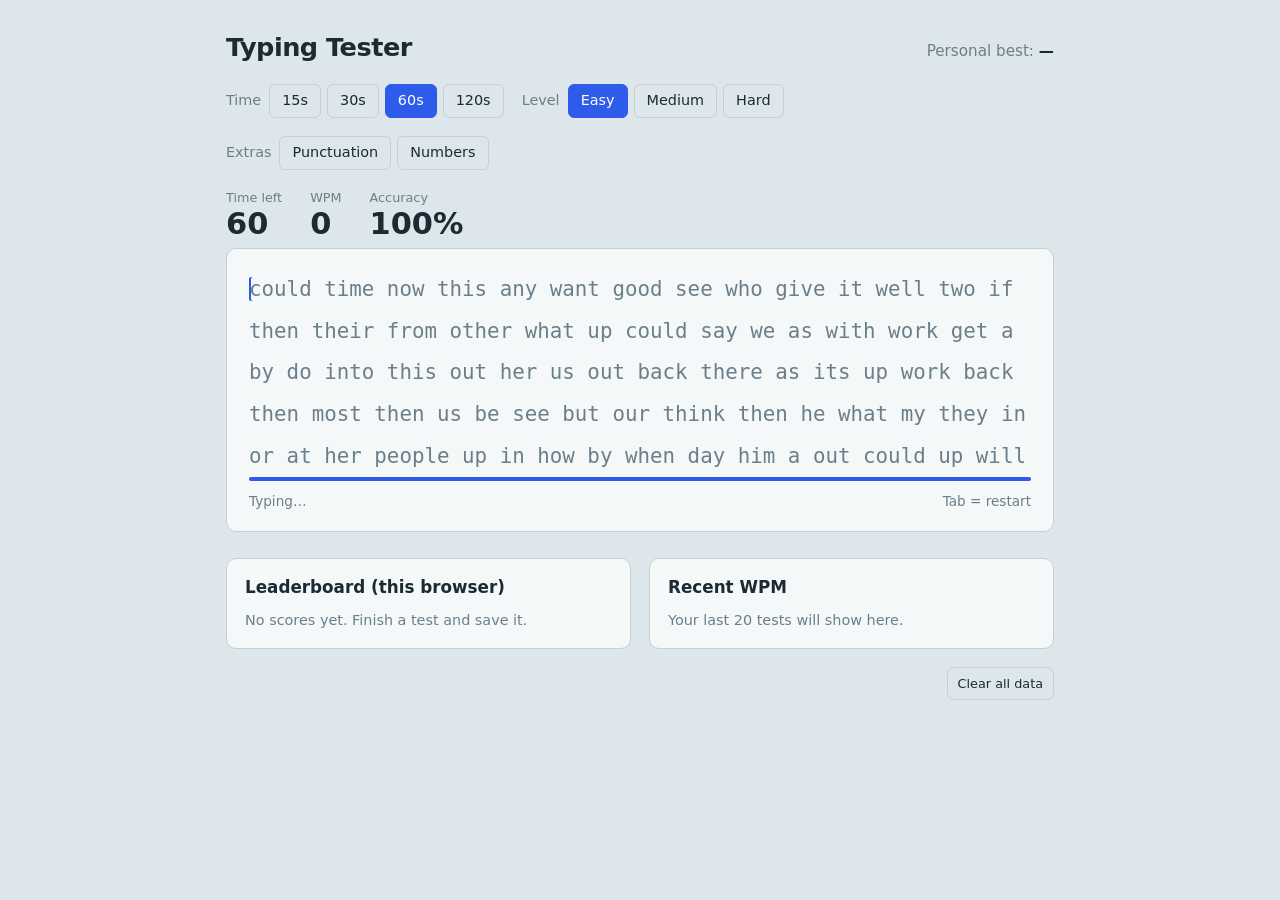
<file: index.html>
<!DOCTYPE html>
<html lang="en">
<head>
<meta charset="UTF-8">
<meta name="viewport" content="width=device-width, initial-scale=1">
<title>Typing Tester</title>
<style>
:root{
  --bg:#dde6ea; --panel:#f5f8f9; --ink:#1b2a33; --muted:#6b7f8a; --line:#c3d0d6;
  --ok:#1f7a5c; --bad:#c2412d; --badbg:#f6d9d3; --accent:#2f5bea; --accentink:#fff;
}
@media (prefers-color-scheme: dark){
  :root{ --bg:#10181d; --panel:#18232a; --ink:#e3ecf0; --muted:#8a9faa; --line:#2b3b44;
    --ok:#4fd1a1; --bad:#ff7b66; --badbg:#3a1d19; --accent:#6f8cff; --accentink:#0b1020; }
}
*{box-sizing:border-box}
html,body{margin:0}
body{background:var(--bg);color:var(--ink);font-family:system-ui,-apple-system,"Segoe UI",Roboto,sans-serif;line-height:1.5;min-height:100vh}
main{max-width:860px;margin:0 auto;padding:28px 16px 60px}
header{display:flex;justify-content:space-between;align-items:baseline;flex-wrap:wrap;gap:8px;margin-bottom:18px}
h1{font-size:1.6rem;margin:0;letter-spacing:-.02em}
.best{color:var(--muted);font-size:.95rem}
.best b{color:var(--ink)}
.opts{display:flex;flex-wrap:wrap;gap:18px;margin-bottom:14px}
.group{display:flex;align-items:center;gap:6px}
.group span{color:var(--muted);font-size:.9rem;margin-right:2px}
.chip{border:1px solid var(--line);background:transparent;color:var(--ink);padding:5px 12px;border-radius:6px;font:inherit;font-size:.9rem;cursor:pointer}
.chip[aria-pressed="true"]{background:var(--accent);color:var(--accentink);border-color:var(--accent)}
.chip:focus-visible,button:focus-visible,input:focus-visible{outline:2px solid var(--accent);outline-offset:2px}
.live{display:flex;gap:28px;margin:18px 0 8px;font-variant-numeric:tabular-nums}
.live div{display:flex;flex-direction:column}
.live small{color:var(--muted);font-size:.8rem}
.live strong{font-size:1.9rem;line-height:1.1}
.stage{position:relative;background:var(--panel);border:1px solid var(--line);border-radius:10px;padding:20px 22px;cursor:text}
#text{font-family:ui-monospace,SFMono-Regular,Menlo,Consolas,monospace;font-size:1.3rem;line-height:2;word-break:break-word;max-height:9.5em;overflow:hidden;color:var(--muted)}
#text .c{border-radius:2px}
#text .ok{color:var(--ok)}
#text .bad{color:var(--bad);background:var(--badbg)}
#text .cur{box-shadow:inset 2px 0 0 var(--accent)}
#hidden{position:absolute;opacity:0;pointer-events:none;left:0;top:0;width:1px;height:1px}
.hint{color:var(--muted);font-size:.85rem;margin-top:10px;display:flex;justify-content:space-between;gap:10px;flex-wrap:wrap}
.bar{height:4px;background:var(--line);border-radius:2px;margin-top:10px;overflow:hidden}
.bar i{display:block;height:100%;width:100%;background:var(--accent);transform-origin:left}
button.main{background:var(--accent);color:var(--accentink);border:0;padding:9px 18px;border-radius:7px;font:inherit;font-weight:600;cursor:pointer}
button.ghost{background:transparent;border:1px solid var(--line);color:var(--ink);padding:9px 14px;border-radius:7px;font:inherit;cursor:pointer}
#result{margin-top:18px;background:var(--panel);border:1px solid var(--line);border-radius:10px;padding:20px 22px}
#result[hidden]{display:none}
.grid{display:grid;grid-template-columns:repeat(auto-fit,minmax(120px,1fr));gap:14px;margin:10px 0 16px}
.grid small{color:var(--muted);display:block;font-size:.8rem}
.grid strong{font-size:1.6rem;font-variant-numeric:tabular-nums}
.save{display:flex;gap:8px;flex-wrap:wrap;align-items:center}
.save input{padding:9px 12px;border-radius:7px;border:1px solid var(--line);background:var(--bg);color:var(--ink);font:inherit;min-width:0;flex:1 1 160px;max-width:260px}
.msg{color:var(--ok);font-size:.9rem}
.cols{display:grid;grid-template-columns:1fr 1fr;gap:18px;margin-top:26px}
@media (max-width:700px){.cols{grid-template-columns:1fr}}
.card{background:var(--panel);border:1px solid var(--line);border-radius:10px;padding:16px 18px}
.card h2{font-size:1.05rem;margin:0 0 10px}
.card ol{margin:0;padding-left:1.3em}
.card li{display:flex;justify-content:space-between;gap:8px;padding:3px 0;font-variant-numeric:tabular-nums}
.card li span:last-child{color:var(--muted)}
.empty{color:var(--muted);font-size:.9rem}
svg{width:100%;height:auto;display:block}
.foot{margin-top:18px;display:flex;justify-content:flex-end}
.foot button{font-size:.8rem;padding:6px 10px}
@media (prefers-reduced-motion: reduce){*{transition:none!important}}
</style>
</head>
<body>
<main>
  <header>
    <h1>Typing Tester</h1>
    <div class="best">Personal best: <b id="best">—</b></div>
  </header>

  <div class="opts">
    <div class="group" id="g-time"><span>Time</span></div>
    <div class="group" id="g-diff"><span>Level</span></div>
    <div class="group" id="g-punc"><span>Extras</span></div>
  </div>

  <div class="live" aria-live="off">
    <div><small>Time left</small><strong id="time">60</strong></div>
    <div><small>WPM</small><strong id="wpm">0</strong></div>
    <div><small>Accuracy</small><strong id="acc">100%</strong></div>
  </div>

  <div class="stage" id="stage">
    <div id="text"></div>
    <input id="hidden" autocomplete="off" autocapitalize="off" autocorrect="off" spellcheck="false" aria-label="Type here">
    <div class="bar"><i id="prog"></i></div>
    <div class="hint"><span id="hintL">Click here and start typing</span><span>Tab = restart</span></div>
  </div>

  <section id="result" hidden>
    <h2 style="margin:0">Result</h2>
    <div class="grid">
      <div><small>WPM</small><strong id="rWpm">0</strong></div>
      <div><small>Raw WPM</small><strong id="rRaw">0</strong></div>
      <div><small>Accuracy</small><strong id="rAcc">0%</strong></div>
      <div><small>Mistakes</small><strong id="rErr">0</strong></div>
    </div>
    <div class="save">
      <input id="name" placeholder="Your name" maxlength="20" aria-label="Your name">
      <button class="main" id="save">Save score</button>
      <button class="ghost" id="again">Try again</button>
      <span class="msg" id="msg"></span>
    </div>
  </section>

  <div class="cols">
    <section class="card">
      <h2>Leaderboard (this browser)</h2>
      <ol id="board"></ol>
      <div class="empty" id="boardEmpty">No scores yet. Finish a test and save it.</div>
    </section>
    <section class="card">
      <h2>Recent WPM</h2>
      <div id="chart"></div>
      <div class="empty" id="chartEmpty">Your last 20 tests will show here.</div>
    </section>
  </div>
  <div class="foot"><button class="ghost" id="clear">Clear all data</button></div>
</main>

<script>
(function(){
"use strict";
const $ = id => document.getElementById(id);

/* ---------- storage (safe) ---------- */
const store = {
  get(k, d){ try{ const v = localStorage.getItem(k); return v ? JSON.parse(v) : d; }catch(e){ return d; } },
  set(k, v){ try{ localStorage.setItem(k, JSON.stringify(v)); }catch(e){} }
};

/* ---------- word lists ---------- */
const WORDS = {
  easy: "the be to of and a in that have it for not on with he as you do at this but his by from they we say her she or an will my one all would there their what so up out if about who get which go me when make can like time no just him know take people into year your good some could them see other than then now look only come its over think also back after use two how our work first well way even new want because any these give day most us".split(" "),
  medium: "above accept achieve address advance allow amount animal answer appear around attention balance because before believe benefit between bright building careful century certain change choose company consider contain continue control country create culture decide deliver describe develop different direction discover distance during economy effort energy enough evening example explain family feature figure finish follow foreign forward friend future garden general health history imagine improve include increase industry interest journey knowledge language leader machine measure member message minute modern morning movement natural nothing number object office opinion parent pattern perfect picture plastic pleasure popular possible practice present problem produce project provide quality question reason receive recent record remember report result science season second service several simple society special station strategy student subject success support surface system teacher through together tomorrow traffic travel understand usually variety village weather without writing".split(" "),
  hard: "acknowledge algorithm ambiguous architecture asynchronous bureaucracy characteristic collaboration comprehensive concatenate consciousness contemporary convenience correspondence cryptography deliberately demonstrate determination developmental differentiate disproportionate documentation encyclopedia entrepreneur environmental extraordinary fundamentally gratification hypothetical implementation infrastructure instantaneous interdependent jurisdiction knowledgeable laboratory manufacturing miscellaneous nevertheless notwithstanding opportunity parliamentary pharmaceutical philosophical psychological questionnaire quintessential reconnaissance rehabilitation representative simultaneously sophisticated specification straightforward sustainability synchronization technological temperature transformation unprecedented vocabulary vulnerability".split(" ")
};
WORDS.medium = WORDS.medium.filter(w => w.length > 2);

/* ---------- settings ---------- */
const settings = Object.assign({ time:60, diff:"easy", punc:false, nums:false }, store.get("tt_settings", {}));
const TIMES = [15,30,60,120];
const DIFFS = [["easy","Easy"],["medium","Medium"],["hard","Hard"]];

function chips(box, items, isOn, onPick){
  items.forEach(([val,label]) => {
    const b = document.createElement("button");
    b.className = "chip"; b.textContent = label; b.type = "button";
    b.addEventListener("click", () => { onPick(val); refreshChips(); store.set("tt_settings", settings); reset(); });
    b._val = val; b._isOn = isOn; box.appendChild(b);
  });
}
function refreshChips(){
  document.querySelectorAll(".chip").forEach(b => b.setAttribute("aria-pressed", String(b._isOn(b._val))));
}
chips($("g-time"), TIMES.map(t => [t, t + "s"]), v => settings.time === v, v => settings.time = v);
chips($("g-diff"), DIFFS, v => settings.diff === v, v => settings.diff = v);
chips($("g-punc"), [["punc","Punctuation"],["nums","Numbers"]],
  v => v === "punc" ? settings.punc : settings.nums,
  v => { if(v === "punc") settings.punc = !settings.punc; else settings.nums = !settings.nums; });

/* ---------- test state ---------- */
let target = "", typed = "", started = false, finished = false, startTime = 0, timer = null, errors = 0;
const textEl = $("text"), input = $("hidden");

function rnd(a){ return a[Math.floor(Math.random() * a.length)]; }
function makeWords(n){
  const list = WORDS[settings.diff], out = [];
  for(let i = 0; i < n; i++){
    let w = rnd(list);
    if(settings.nums && Math.random() < 0.15) w = String(Math.floor(Math.random() * 1000));
    if(settings.punc && Math.random() < 0.2){
      const r = Math.random();
      if(r < 0.35) w = w[0].toUpperCase() + w.slice(1);
      else if(r < 0.65) w += ",";
      else if(r < 0.85) w += ".";
      else w = '"' + w + '"';
    }
    out.push(w);
  }
  return out.join(" ");
}

function render(){
  let html = "";
  for(let i = 0; i < target.length; i++){
    let cls = "c";
    if(i < typed.length) cls += typed[i] === target[i] ? " ok" : " bad";
    else if(i === typed.length) cls += " cur";
    const ch = target[i] === "<" ? "&lt;" : target[i] === "&" ? "&amp;" : target[i];
    html += '<span class="' + cls + '">' + ch + "</span>";
  }
  textEl.innerHTML = html;
  const cur = textEl.querySelector(".cur");
  if(cur){
    const lineH = cur.offsetHeight;
    const rel = cur.offsetTop - textEl.scrollTop;
    if(rel > lineH * 2.2) textEl.scrollTop = cur.offsetTop - lineH;
    else if(rel < 0) textEl.scrollTop = Math.max(0, cur.offsetTop - lineH);
  }
}

function calc(){
  let correct = 0;
  for(let i = 0; i < typed.length; i++) if(typed[i] === target[i]) correct++;
  const mins = Math.max((performance.now() - startTime) / 60000, 1/600);
  const wpm = started ? Math.round(correct / 5 / mins) : 0;
  const raw = started ? Math.round(typed.length / 5 / mins) : 0;
  const acc = typed.length ? Math.round(correct / typed.length * 100) : 100;
  return { wpm, raw, acc, correct };
}

function tick(){
  const left = Math.max(0, settings.time - (performance.now() - startTime) / 1000);
  $("time").textContent = Math.ceil(left);
  $("prog").style.transform = "scaleX(" + (left / settings.time) + ")";
  const s = calc();
  $("wpm").textContent = s.wpm;
  $("acc").textContent = s.acc + "%";
  if(left <= 0) finish();
}

function finish(){
  if(finished) return;
  finished = true; clearInterval(timer);
  input.blur();
  const s = calc();
  const elapsed = Math.min(settings.time, (performance.now() - startTime) / 1000);
  last = { wpm:s.wpm, raw:s.raw, acc:s.acc, errors, time:settings.time, diff:settings.diff, elapsed:Math.round(elapsed) };
  $("rWpm").textContent = s.wpm;
  $("rRaw").textContent = s.raw;
  $("rAcc").textContent = s.acc + "%";
  $("rErr").textContent = errors;
  $("msg").textContent = ""; $("save").disabled = false;
  $("result").hidden = false;
  $("result").scrollIntoView({ behavior:"smooth", block:"nearest" });
  const hist = store.get("tt_history", []);
  hist.push({ wpm:s.wpm, acc:s.acc, t:Date.now() });
  store.set("tt_history", hist.slice(-50));
  updateBest(); drawChart();
  $("name").value = store.get("tt_name", "");
}

let last = null;

function reset(){
  clearInterval(timer);
  started = false; finished = false; typed = ""; errors = 0; input.value = "";
  target = makeWords(120);
  textEl.scrollTop = 0;
  $("time").textContent = settings.time;
  $("wpm").textContent = 0; $("acc").textContent = "100%";
  $("prog").style.transform = "scaleX(1)";
  $("result").hidden = true;
  render(); refreshChips();
  input.focus({ preventScroll:true });
}

input.addEventListener("input", () => {
  if(finished){ input.value = typed; return; }
  const v = input.value.slice(0, target.length);
  if(!started){ started = true; startTime = performance.now(); timer = setInterval(tick, 100); }
  if(v.length > typed.length){
    for(let i = typed.length; i < v.length; i++) if(v[i] !== target[i]) errors++;
  }
  typed = v;
  if(target.length - typed.length < 60) target += " " + makeWords(40);
  render();
});

document.addEventListener("keydown", e => {
  if(e.key === "Tab"){ e.preventDefault(); reset(); return; }
  if(e.key === "Escape"){ reset(); return; }
  const tag = (document.activeElement || {}).tagName;
  if(tag === "INPUT" && document.activeElement !== input) return;
  if(!finished && document.activeElement !== input && e.key.length === 1 && !e.ctrlKey && !e.metaKey) input.focus();
});
$("stage").addEventListener("click", () => { if(!finished) input.focus(); });
input.addEventListener("focus", () => $("hintL").textContent = "Typing…");
input.addEventListener("blur", () => { if(!finished) $("hintL").textContent = "Click here and keep typing"; });

/* ---------- phase 3: save, leaderboard, chart ---------- */
function updateBest(){
  const b = store.get("tt_board", []).reduce((m, s) => Math.max(m, s.wpm), 0);
  const h = store.get("tt_history", []).reduce((m, s) => Math.max(m, s.wpm), 0);
  const best = Math.max(b, h);
  $("best").textContent = best ? best + " WPM" : "—";
}

function drawBoard(){
  const list = store.get("tt_board", []).sort((a, b) => b.wpm - a.wpm).slice(0, 10);
  const ol = $("board"); ol.innerHTML = "";
  list.forEach(s => {
    const li = document.createElement("li");
    const a = document.createElement("span"); a.textContent = s.name;
    const b = document.createElement("span"); b.textContent = s.wpm + " WPM · " + s.acc + "% · " + s.time + "s";
    li.appendChild(a); li.appendChild(b); ol.appendChild(li);
  });
  $("boardEmpty").style.display = list.length ? "none" : "block";
}

function drawChart(){
  const h = store.get("tt_history", []).slice(-20);
  const box = $("chart");
  if(h.length < 2){ box.innerHTML = ""; $("chartEmpty").style.display = "block"; return; }
  $("chartEmpty").style.display = "none";
  const W = 360, H = 160, p = 24, max = Math.max(10, ...h.map(x => x.wpm));
  const x = i => p + i * (W - 2 * p) / (h.length - 1);
  const y = v => H - p - v / max * (H - 2 * p);
  const pts = h.map((s, i) => x(i) + "," + y(s.wpm)).join(" ");
  let dots = "";
  h.forEach((s, i) => dots += '<circle cx="' + x(i) + '" cy="' + y(s.wpm) + '" r="3" fill="var(--accent)"><title>' + s.wpm + ' WPM</title></circle>');
  box.innerHTML = '<svg viewBox="0 0 ' + W + " " + H + '" role="img" aria-label="Recent WPM chart">' +
    '<line x1="' + p + '" y1="' + (H - p) + '" x2="' + (W - p) + '" y2="' + (H - p) + '" stroke="var(--line)"/>' +
    '<text x="' + p + '" y="12" font-size="11" fill="var(--muted)">' + max + ' WPM</text>' +
    '<polyline points="' + pts + '" fill="none" stroke="var(--accent)" stroke-width="2"/>' + dots + "</svg>";
}

$("save").addEventListener("click", () => {
  if(!last) return;
  const name = $("name").value.trim();
  if(!name){ $("msg").style.color = "var(--bad)"; $("msg").textContent = "Enter a name first."; $("name").focus(); return; }
  store.set("tt_name", name);
  const board = store.get("tt_board", []);
  board.push({ name:name.slice(0, 20), wpm:last.wpm, acc:last.acc, time:last.time, t:Date.now() });
  store.set("tt_board", board.sort((a, b) => b.wpm - a.wpm).slice(0, 100));
  $("save").disabled = true;
  $("msg").style.color = "var(--ok)"; $("msg").textContent = "Saved.";
  drawBoard(); updateBest();
});
$("again").addEventListener("click", reset);
$("name").addEventListener("keydown", e => { if(e.key === "Enter") $("save").click(); e.stopPropagation(); });
$("clear").addEventListener("click", () => {
  if(!confirm("Delete all saved scores and history?")) return;
  try{ localStorage.removeItem("tt_board"); localStorage.removeItem("tt_history"); }catch(e){}
  drawBoard(); drawChart(); updateBest();
});

drawBoard(); drawChart(); updateBest(); reset();
})();
</script>
</body>
</html>
</file>
